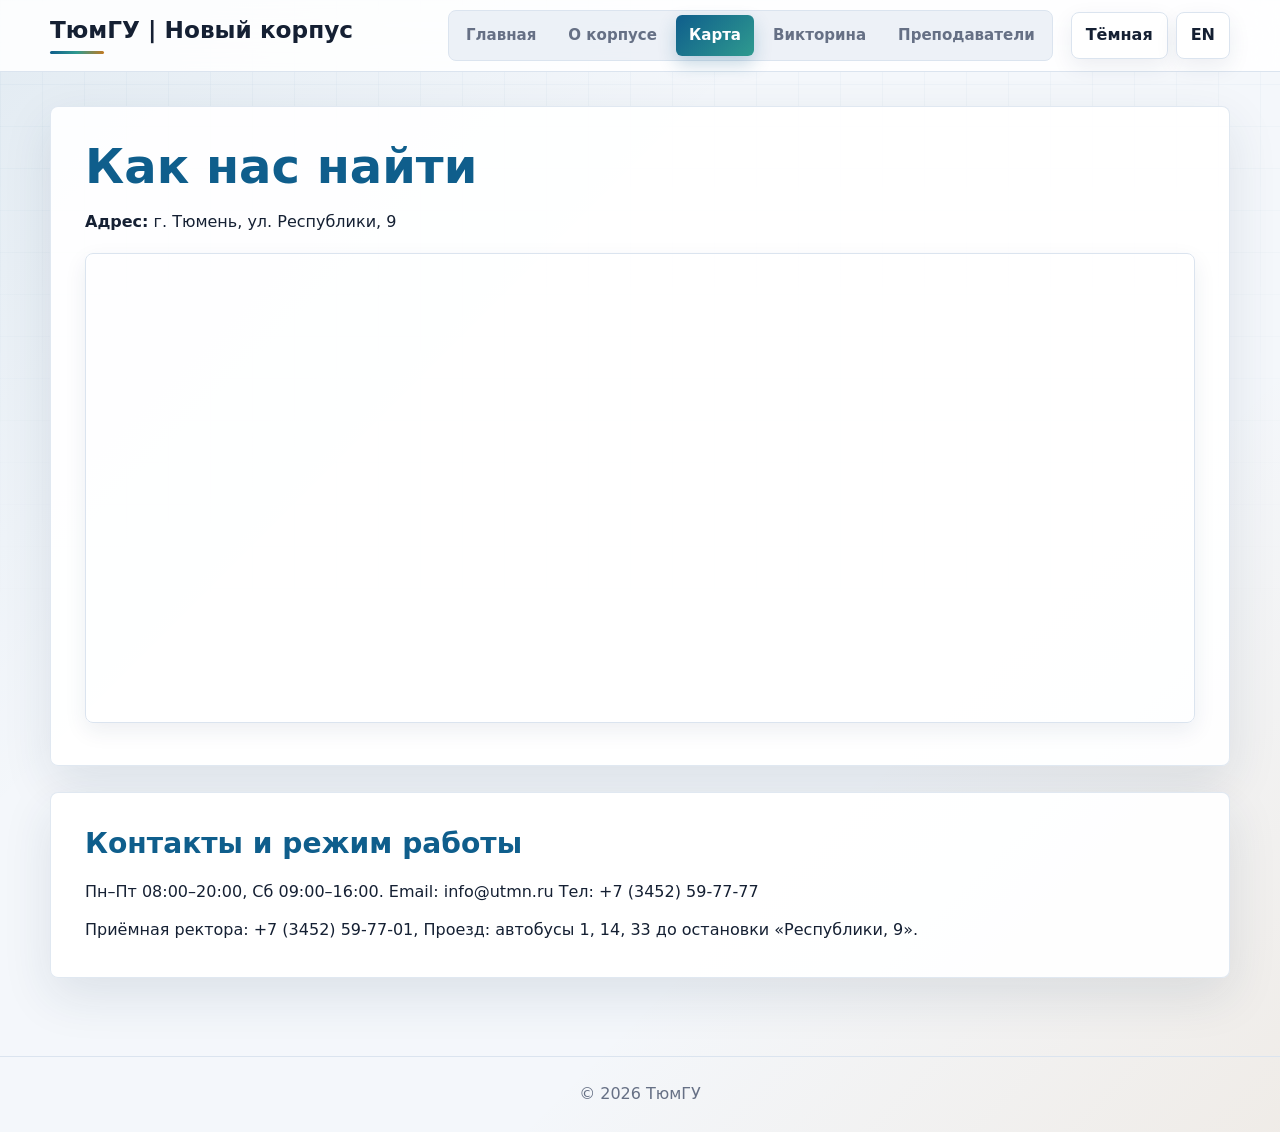
<file: map.html>
<!DOCTYPE html>
<html lang="ru">
<head>
    <meta charset="UTF-8">
    <meta name="viewport" content="width=device-width, initial-scale=1.0">
    <title>Карта и контакты | ТюмГУ</title>
    <link rel="stylesheet" href="css/style.css">
</head>
<body>
<div class="bg-animation" id="bgAnim"></div>
<header>
    <div class="container">
        <div class="navbar">
            <div class="logo"><h1 data-i18n="brand_title">ТюмГУ | Новый корпус</h1></div>
            <div class="nav-links">
                <a href="index.html" class="nav-link" data-i18n="nav_home">Главная</a>
                <a href="about.html" class="nav-link" data-i18n="nav_about">О корпусе</a>
                <a href="map.html" class="nav-link" data-i18n="nav_map">Карта</a>
                <a href="quiz.html" class="nav-link" data-i18n="nav_quiz">Викторина</a>
                <a href="teachers.html" class="nav-link" data-i18n="nav_teachers">Преподаватели</a>
            </div>
            <div class="theme-lang">
                <button class="icon-btn" id="themeToggle">Тёмная</button>
                <button class="icon-btn" id="langToggle">EN</button>
            </div>
        </div>
    </div>
</header>
<main class="container">
    <div class="card">
        <h2 data-i18n="map_title">Как нас найти</h2>
        <p><strong data-i18n="address_label">Адрес:</strong> <span id="addressValue">г. Тюмень, ул. Республики, 9</span></p>
        <iframe class="map-frame" src="https://yandex.ru/map-widget/v1/?ll=65.5673%2C57.1613&z=17&pt=65.5673,57.1613,flag&text=Тюмень%20Республики%209" allowfullscreen></iframe>
    </div>
    <div class="card">
        <h3 data-i18n="contacts_title">Контакты и режим работы</h3>
        <p data-i18n="contacts_text">Пн–Пт 08:00–20:00, Сб 09:00–16:00.<br>📧 info@utmn.ru   ☎️ +7 (3452) 59-77-77</p>
        <p id="extraContacts" data-i18n="extra_contacts">Приёмная ректора: +7 (3452) 59-77-01, Проезд: автобусы 1, 14, 33 до остановки «Республики, 9».</p>
    </div>
</main>
<footer><p>© 2026 ТюмГУ</p></footer>
<button id="goToTop" class="up-btn">↑ Наверх</button>
<script src="js/main.js"></script>
</body>
</html>
</file>
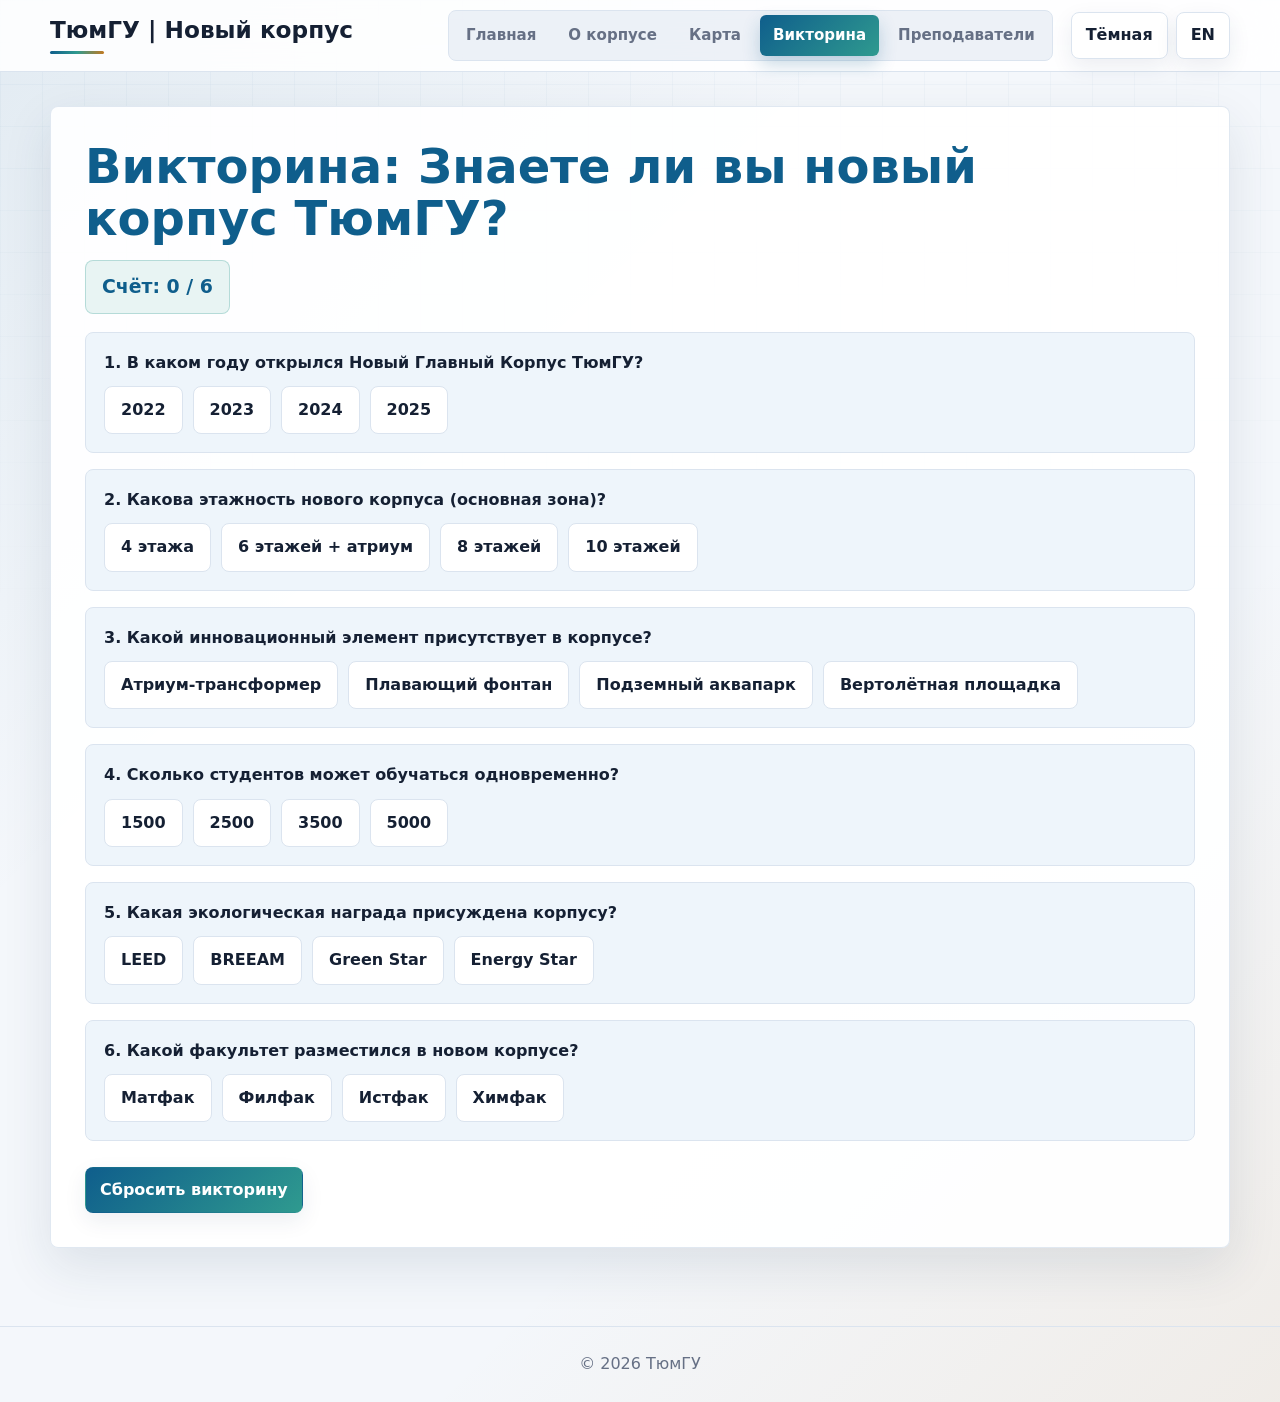
<file: quiz.html>
<!DOCTYPE html>
<html lang="ru">
<head>
    <meta charset="UTF-8">
    <meta name="viewport" content="width=device-width, initial-scale=1.0">
    <title>Викторина | Новый корпус ТюмГУ</title>
    <link rel="stylesheet" href="css/style.css">
</head>
<body>
<div class="bg-animation" id="bgAnim"></div>
<header>
    <div class="container">
        <div class="navbar">
            <div class="logo"><h1 data-i18n="brand_title">ТюмГУ | Новый корпус</h1></div>
            <div class="nav-links">
                <a href="index.html" class="nav-link" data-i18n="nav_home">Главная</a>
                <a href="about.html" class="nav-link" data-i18n="nav_about">О корпусе</a>
                <a href="map.html" class="nav-link" data-i18n="nav_map">Карта</a>
                <a href="quiz.html" class="nav-link" data-i18n="nav_quiz">Викторина</a>
                <a href="teachers.html" class="nav-link" data-i18n="nav_teachers">Преподаватели</a>
            </div>
            <div class="theme-lang">
                <button class="icon-btn" id="themeToggle">Тёмная</button>
                <button class="icon-btn" id="langToggle">EN</button>
            </div>
        </div>
    </div>
</header>
<main class="container">
    <div class="card">
        <h2 data-i18n="quiz_title">Викторина: Знаете ли вы новый корпус ТюмГУ?</h2>
        <div class="score" id="quizScore">Счёт: 0 / 6</div>
        <div id="quizContainer"></div>
        <button id="resetQuiz" class="reset-btn" data-i18n="reset_quiz">Сбросить викторину</button>
    </div>
</main>
<footer><p>© 2026 ТюмГУ</p></footer>
<button id="goToTop" class="up-btn">↑ Наверх</button>
<script src="js/main.js"></script>
</body>
</html>
</file>
<file: css/style.css>
:root {
    color-scheme: light;
    --bg-color: #f4f7fb;
    --text-color: #152033;
    --muted-text: #667085;
    --card-bg: rgba(255, 255, 255, 0.92);
    --panel-bg: #ffffff;
    --border: #dbe4ef;
    --accent: #0f5e8c;
    --accent-light: #2f9a8f;
    --accent-soft: #e8f4f3;
    --warm: #c17a22;
    --header-bg: rgba(255, 255, 255, 0.88);
    --shadow: 0 18px 50px rgba(27, 52, 83, 0.11);
    --shadow-soft: 0 8px 22px rgba(27, 52, 83, 0.08);
    --code-bg: #eef5fb;
    --hover-glow: 0 0 0 4px rgba(47, 154, 143, 0.16);
}

body.dark {
    color-scheme: dark;
    --bg-color: #0d1420;
    --text-color: #eef4fb;
    --muted-text: #aab8c8;
    --card-bg: rgba(21, 32, 51, 0.92);
    --panel-bg: #111b2b;
    --border: #27384d;
    --accent: #6cc3ff;
    --accent-light: #67d5c5;
    --accent-soft: rgba(103, 213, 197, 0.12);
    --warm: #f0b55c;
    --header-bg: rgba(15, 24, 38, 0.9);
    --shadow: 0 20px 54px rgba(0, 0, 0, 0.34);
    --shadow-soft: 0 10px 26px rgba(0, 0, 0, 0.26);
    --code-bg: #172438;
    --hover-glow: 0 0 0 4px rgba(108, 195, 255, 0.16);
}

* {
    margin: 0;
    padding: 0;
    box-sizing: border-box;
}

html {
    scroll-behavior: smooth;
}

body {
    min-height: 100vh;
    font-family: "Segoe UI", Inter, system-ui, -apple-system, BlinkMacSystemFont, sans-serif;
    background:
        linear-gradient(135deg, rgba(15, 94, 140, 0.08), transparent 34%),
        linear-gradient(315deg, rgba(193, 122, 34, 0.09), transparent 32%),
        var(--bg-color);
    color: var(--text-color);
    line-height: 1.65;
    position: relative;
    overflow-x: hidden;
}

body::before {
    content: "";
    position: fixed;
    inset: 0;
    z-index: -3;
    pointer-events: none;
    opacity: 0.42;
    background-image:
        linear-gradient(rgba(15, 94, 140, 0.08) 1px, transparent 1px),
        linear-gradient(90deg, rgba(15, 94, 140, 0.08) 1px, transparent 1px);
    background-size: 42px 42px;
    mask-image: linear-gradient(to bottom, black, transparent 75%);
}

.bg-animation {
    position: fixed;
    inset: 0;
    z-index: -2;
    pointer-events: none;
    overflow: hidden;
}

.stars,
.stars::after,
.stars::before {
    content: "";
    position: absolute;
    width: 2px;
    height: 2px;
    background: currentColor;
    border-radius: 50%;
    color: rgba(255, 255, 255, 0.7);
    box-shadow:
        18vw 12vh 0 currentColor,
        44vw 26vh 0 currentColor,
        78vw 18vh 0 currentColor,
        65vw 72vh 0 currentColor,
        20vw 68vh 0 currentColor;
    animation: starMove 28s linear infinite;
}

.stars {
    top: 10%;
    left: 4%;
}

.stars::after {
    top: 24vh;
    left: 32vw;
    opacity: 0.55;
    animation-duration: 42s;
}

.stars::before {
    top: 58vh;
    left: 8vw;
    opacity: 0.4;
    animation-duration: 36s;
}

@keyframes starMove {
    from { transform: translate3d(0, 0, 0); opacity: 0.25; }
    50% { opacity: 0.85; }
    to { transform: translate3d(32px, 18px, 0); opacity: 0.25; }
}

.clouds {
    display: none;
}

.container {
    width: min(1180px, calc(100% - 40px));
    margin: 0 auto;
    position: relative;
    z-index: 1;
}

header {
    position: sticky;
    top: 0;
    z-index: 100;
    padding: 10px 0;
    background: var(--header-bg);
    border-bottom: 1px solid var(--border);
    backdrop-filter: blur(18px);
}

.navbar {
    display: grid;
    grid-template-columns: minmax(210px, 1fr) auto auto;
    align-items: center;
    gap: 18px;
}

.logo h1 {
    font-size: clamp(1.08rem, 2vw, 1.45rem);
    font-weight: 800;
    line-height: 1.15;
    color: var(--text-color);
}

.logo h1::after {
    content: "";
    display: block;
    width: 54px;
    height: 3px;
    margin-top: 7px;
    border-radius: 3px;
    background: linear-gradient(90deg, var(--accent), var(--accent-light), var(--warm));
}

.nav-links {
    display: flex;
    flex-wrap: wrap;
    justify-content: center;
    gap: 6px;
    padding: 4px;
    background: rgba(219, 228, 239, 0.5);
    border: 1px solid var(--border);
    border-radius: 8px;
}

body.dark .nav-links {
    background: rgba(39, 56, 77, 0.42);
}

.nav-link,
.icon-btn,
.opt-btn,
.reset-btn,
.up-btn {
    border: 0;
    font: inherit;
}

.nav-link {
    display: inline-flex;
    align-items: center;
    min-height: 38px;
    padding: 8px 13px;
    border-radius: 6px;
    color: var(--muted-text);
    text-decoration: none;
    font-size: 0.94rem;
    font-weight: 700;
    transition: color 0.2s ease, background 0.2s ease, transform 0.2s ease, box-shadow 0.2s ease;
}

.nav-link.active {
    color: #ffffff;
    background: linear-gradient(135deg, var(--accent), var(--accent-light));
    box-shadow: 0 8px 18px rgba(15, 94, 140, 0.24);
}

.nav-link:hover:not(.active) {
    color: var(--text-color);
    background: var(--panel-bg);
    transform: translateY(-1px);
}

.theme-lang {
    display: flex;
    gap: 8px;
    justify-content: flex-end;
}

.icon-btn,
.reset-btn {
    min-height: 40px;
    padding: 9px 14px;
    border-radius: 8px;
    cursor: pointer;
    font-weight: 800;
    color: var(--text-color);
    background: var(--panel-bg);
    border: 1px solid var(--border);
    box-shadow: var(--shadow-soft);
    transition: transform 0.2s ease, box-shadow 0.2s ease, border-color 0.2s ease;
}

.icon-btn:hover,
.reset-btn:hover,
.opt-btn:hover {
    transform: translateY(-2px);
    box-shadow: var(--hover-glow), var(--shadow-soft);
    border-color: var(--accent-light);
}

main.container {
    padding-top: 34px;
    padding-bottom: 18px;
}

.card {
    position: relative;
    overflow: hidden;
    margin-bottom: 26px;
    padding: clamp(22px, 3vw, 34px);
    background: var(--card-bg);
    border: 1px solid rgba(219, 228, 239, 0.85);
    border-radius: 8px;
    box-shadow: var(--shadow);
    transition: transform 0.22s ease, box-shadow 0.22s ease, border-color 0.22s ease;
}

body.dark .card {
    border-color: rgba(39, 56, 77, 0.9);
}

.card:hover {
    transform: translateY(-3px);
    box-shadow: 0 24px 60px rgba(27, 52, 83, 0.14);
    border-color: rgba(47, 154, 143, 0.42);
}

.card.hero-card {
    min-height: 250px;
    display: flex;
    flex-direction: column;
    justify-content: center;
    color: #ffffff;
    border: 0;
    background:
        linear-gradient(90deg, rgba(10, 25, 41, 0.9), rgba(15, 94, 140, 0.58), rgba(47, 154, 143, 0.2)),
        url("../images/facade.jpg") center / cover;
}

.card.hero-card p {
    max-width: 820px;
    color: rgba(255, 255, 255, 0.88);
}

.card.hero-card h2,
.card.hero-card h3 {
    color: #ffffff;
}

h2,
h3 {
    letter-spacing: 0;
}

h2 {
    max-width: 980px;
    margin-bottom: 16px;
    color: var(--accent);
    font-size: clamp(1.8rem, 4vw, 3rem);
    line-height: 1.08;
    font-weight: 850;
}

h3 {
    margin-bottom: 18px;
    color: var(--accent);
    font-size: clamp(1.28rem, 2.2vw, 1.85rem);
    line-height: 1.18;
    font-weight: 820;
}

p + p {
    margin-top: 12px;
}

a {
    color: var(--accent);
    font-weight: 700;
    text-decoration: none;
}

a:hover {
    text-decoration: underline;
}

.fact-list,
.link-list {
    display: grid;
    gap: 10px;
    margin-top: 10px;
    list-style: none;
}

.fact-list li,
.link-list li {
    position: relative;
    padding: 12px 14px 12px 42px;
    background: var(--code-bg);
    border: 1px solid var(--border);
    border-radius: 8px;
}

.fact-list li::before,
.link-list li::before {
    content: "";
    position: absolute;
    top: 18px;
    left: 18px;
    width: 9px;
    height: 9px;
    border-radius: 50%;
    background: linear-gradient(135deg, var(--accent-light), var(--warm));
}

.stats-grid {
    display: grid;
    grid-template-columns: repeat(auto-fit, minmax(190px, 1fr));
    gap: 14px;
    margin-top: 18px;
}

.stat-item {
    min-height: 138px;
    display: flex;
    flex-direction: column;
    justify-content: space-between;
    padding: 20px;
    border-radius: 8px;
    background: linear-gradient(145deg, var(--code-bg), var(--panel-bg));
    border: 1px solid var(--border);
}

.stat-number {
    display: block;
    margin-bottom: 10px;
    color: var(--accent);
    font-size: clamp(2rem, 4vw, 3.1rem);
    line-height: 1;
    font-weight: 900;
}

.gallery {
    display: grid;
    grid-template-columns: repeat(auto-fit, minmax(240px, 1fr));
    gap: 16px;
    margin-top: 20px;
}

.gallery > img,
.location-card,
.video-placeholder iframe,
.video-placeholder video,
video,
.map-frame {
    border-radius: 8px;
    box-shadow: var(--shadow-soft);
}

.gallery > img {
    width: 100%;
    height: 230px;
    object-fit: cover;
    border: 1px solid var(--border);
    transition: transform 0.28s ease, filter 0.28s ease, box-shadow 0.28s ease;
}

.gallery > img:hover {
    transform: translateY(-4px) scale(1.01);
    filter: saturate(1.08) contrast(1.03);
    box-shadow: var(--shadow);
}

.location-card {
    overflow: hidden;
    cursor: pointer;
    background: var(--panel-bg);
    border: 1px solid var(--border);
    transition: transform 0.25s ease, box-shadow 0.25s ease, border-color 0.25s ease;
}

.location-card:hover {
    transform: translateY(-5px);
    border-color: var(--accent-light);
    box-shadow: var(--shadow);
}

.location-card img {
    width: 100%;
    height: 205px;
    object-fit: cover;
    display: block;
}

.location-card-content {
    padding: 16px 16px 18px;
}

.location-card-content h4 {
    margin-bottom: 6px;
    color: var(--accent);
    font-size: 1.12rem;
}

.location-card-content p {
    color: var(--muted-text);
    font-size: 0.9rem;
    line-height: 1.5;
}

.video-placeholder iframe,
.video-placeholder video {
    width: 100%;
    max-width: 100%;
    min-height: 420px;
    border: 1px solid var(--border);
}

video {
    width: 100%;
}

.map-frame {
    width: 100%;
    height: min(58vh, 470px);
    min-height: 320px;
    margin-top: 18px;
    border: 1px solid var(--border);
}

.quiz-question {
    margin-bottom: 16px;
    padding: 18px;
    border-radius: 8px;
    background: var(--code-bg);
    border: 1px solid var(--border);
}

.quiz-question strong {
    display: block;
    margin-bottom: 12px;
    line-height: 1.45;
}

.options {
    display: flex;
    flex-wrap: wrap;
    gap: 10px;
}

.opt-btn {
    min-height: 42px;
    padding: 10px 16px;
    border-radius: 8px;
    cursor: pointer;
    color: var(--text-color);
    background: var(--panel-bg);
    border: 1px solid var(--border);
    font-weight: 750;
    transition: transform 0.2s ease, box-shadow 0.2s ease, border-color 0.2s ease, background 0.2s ease;
}

.opt-btn.correct-glow {
    color: #ffffff !important;
    background: #138a64 !important;
    border-color: #138a64 !important;
    box-shadow: 0 0 0 4px rgba(19, 138, 100, 0.18) !important;
}

.opt-btn.wrong-glow {
    color: #ffffff !important;
    background: #c33b3b !important;
    border-color: #c33b3b !important;
    box-shadow: 0 0 0 4px rgba(195, 59, 59, 0.18) !important;
}

.quiz-feedback,
.hint {
    margin-top: 12px;
    padding: 10px 12px;
    border-radius: 8px;
    background: var(--panel-bg);
    border: 1px solid var(--border);
}

.hint {
    color: var(--accent);
    font-size: 0.94rem;
    font-weight: 650;
}

.score {
    display: inline-flex;
    align-items: center;
    min-height: 44px;
    margin-bottom: 18px;
    padding: 10px 16px;
    border-radius: 8px;
    color: var(--accent);
    background: var(--accent-soft);
    border: 1px solid rgba(47, 154, 143, 0.28);
    font-size: 1.18rem;
    font-weight: 900;
}

.reset-btn {
    margin-top: 10px;
    color: #ffffff;
    background: linear-gradient(135deg, var(--accent), var(--accent-light));
    border-color: transparent;
}

.teachers-grid {
    display: grid;
    grid-template-columns: repeat(auto-fit, minmax(220px, 1fr));
    gap: 16px;
    margin-top: 22px;
}

.teacher-card {
    position: relative;
    min-height: 294px;
    display: flex;
    flex-direction: column;
    align-items: center;
    padding: 22px 16px 18px;
    text-align: center;
    cursor: pointer;
    background: var(--panel-bg);
    border: 1px solid var(--border);
    border-radius: 8px;
    box-shadow: var(--shadow-soft);
    transition: transform 0.24s ease, box-shadow 0.24s ease, border-color 0.24s ease;
}

.teacher-card::before {
    content: "";
    position: absolute;
    inset: 0 0 auto;
    height: 5px;
    background: linear-gradient(90deg, var(--accent), var(--accent-light), var(--warm));
}

.teacher-card:hover {
    transform: translateY(-5px);
    border-color: var(--accent-light);
    box-shadow: var(--shadow);
}

.teacher-photo-wrap {
    margin-bottom: 15px;
}

.teacher-photo {
    width: 104px;
    height: 104px;
    display: block;
    object-fit: cover;
    border-radius: 50%;
    border: 4px solid var(--panel-bg);
    outline: 2px solid var(--accent-light);
    box-shadow: 0 10px 24px rgba(15, 94, 140, 0.18);
}

.teacher-name {
    min-height: 48px;
    display: flex;
    align-items: center;
    justify-content: center;
    margin-bottom: 8px;
    color: var(--text-color);
    font-size: 0.98rem;
    line-height: 1.3;
    font-weight: 850;
}

.teacher-divider {
    width: 42px;
    height: 3px;
    margin: 0 auto 10px;
    border-radius: 3px;
    background: var(--warm);
}

.teacher-post {
    margin-bottom: 8px;
    color: var(--accent);
    font-size: 0.82rem;
    line-height: 1.4;
    font-weight: 800;
}

.teacher-desc {
    color: var(--muted-text);
    font-size: 0.78rem;
    line-height: 1.45;
}

.teacher-hint {
    margin-top: auto;
    padding-top: 14px;
    display: inline-flex;
    align-items: center;
    gap: 6px;
    color: var(--accent-light);
    font-size: 0.76rem;
    font-weight: 850;
}

.teacher-hint svg {
    width: 14px;
    height: 14px;
    flex: 0 0 auto;
}

.modal {
    display: none;
    position: fixed;
    z-index: 1000;
    inset: 0;
    justify-content: center;
    align-items: center;
    padding: 22px;
    overflow: auto;
    background: rgba(5, 12, 20, 0.78);
    backdrop-filter: blur(10px);
}

.modal-content {
    width: min(92vw, 620px);
    overflow: hidden;
    background: var(--panel-bg);
    border: 1px solid var(--border);
    border-radius: 8px;
    box-shadow: 0 24px 70px rgba(0, 0, 0, 0.36);
    animation: slideDown 0.24s ease;
}

.modal-header {
    display: flex;
    justify-content: space-between;
    align-items: center;
    gap: 14px;
    padding: 18px 20px;
    border-bottom: 1px solid var(--border);
}

.modal-header h2 {
    margin: 0;
    color: var(--text-color);
    font-size: 1.28rem;
    line-height: 1.2;
}

.modal-close {
    width: 38px;
    height: 38px;
    display: inline-flex;
    align-items: center;
    justify-content: center;
    border-radius: 8px;
    cursor: pointer;
    color: var(--muted-text);
    font-size: 28px;
    line-height: 1;
    transition: color 0.2s ease, background 0.2s ease, transform 0.2s ease;
}

.modal-close:hover {
    color: var(--text-color);
    background: var(--code-bg);
    transform: scale(1.04);
}

.modal-body {
    padding: 18px 20px 22px;
}

.modal-body img {
    width: 100%;
    max-height: 310px;
    object-fit: cover;
    margin-bottom: 16px;
    border-radius: 8px;
}

#modalFullDescription,
#modalQuote {
    line-height: 1.65;
}

#modalQuote {
    margin-top: 16px;
    padding: 14px 16px;
    border-radius: 8px;
    background: var(--code-bg);
    border-left: 4px solid var(--accent-light);
    font-style: italic;
}

.modal-contacts {
    display: grid;
    gap: 8px;
    margin: 14px 0;
    padding: 12px 14px;
    background: var(--code-bg);
    border: 1px solid var(--border);
    border-radius: 8px;
}

.contact-item {
    display: flex;
    flex-wrap: wrap;
    gap: 5px;
    font-size: 0.94rem;
}

.contact-label {
    min-width: 84px;
    color: var(--accent);
    font-weight: 850;
}

footer {
    margin-top: 34px;
    padding: 24px 20px;
    text-align: center;
    color: var(--muted-text);
    border-top: 1px solid var(--border);
}

.up-btn {
    position: fixed;
    right: 24px;
    bottom: 24px;
    z-index: 99;
    display: none;
    min-height: 44px;
    padding: 10px 15px;
    border-radius: 8px;
    color: #ffffff;
    cursor: pointer;
    font-weight: 900;
    background: linear-gradient(135deg, var(--accent), var(--accent-light));
    box-shadow: var(--shadow);
    transition: transform 0.2s ease, filter 0.2s ease;
}

.up-btn:hover {
    transform: translateY(-2px);
    filter: brightness(1.04);
}

@keyframes slideDown {
    from { transform: translateY(-18px); opacity: 0; }
    to { transform: translateY(0); opacity: 1; }
}

@media (max-width: 920px) {
    .navbar {
        grid-template-columns: 1fr;
    }

    .theme-lang {
        justify-content: center;
    }

    .logo {
        text-align: center;
    }

    .logo h1::after {
        margin-left: auto;
        margin-right: auto;
    }
}

@media (max-width: 760px) {
    .container {
        width: min(100% - 28px, 1180px);
    }

    header {
        position: relative;
    }

    main.container {
        padding-top: 20px;
    }

    .nav-links {
        display: grid;
        grid-template-columns: repeat(2, minmax(0, 1fr));
    }

    .nav-link {
        justify-content: center;
        text-align: center;
        padding-inline: 8px;
    }

    .card {
        padding: 16px;
    }

    .card.hero-card {
        min-height: 300px;
        background:
            linear-gradient(180deg, rgba(10, 25, 41, 0.9), rgba(15, 94, 140, 0.68)),
            url("../images/facade.jpg") center / cover;
    }

    .card.hero-card h2 {
        font-size: 1.36rem;
        line-height: 1.18;
        overflow-wrap: anywhere;
        word-break: break-word;
    }

    .card.hero-card p {
        font-size: 0.86rem;
        line-height: 1.5;
        overflow-wrap: anywhere;
        word-break: break-word;
    }

    .gallery,
    .teachers-grid,
    .stats-grid {
        grid-template-columns: 1fr;
    }

    .video-placeholder iframe,
    .video-placeholder video {
        min-height: 240px;
    }

    .options {
        display: grid;
        grid-template-columns: 1fr;
    }

    .up-btn {
        right: 16px;
        bottom: 16px;
    }
}
</file>
